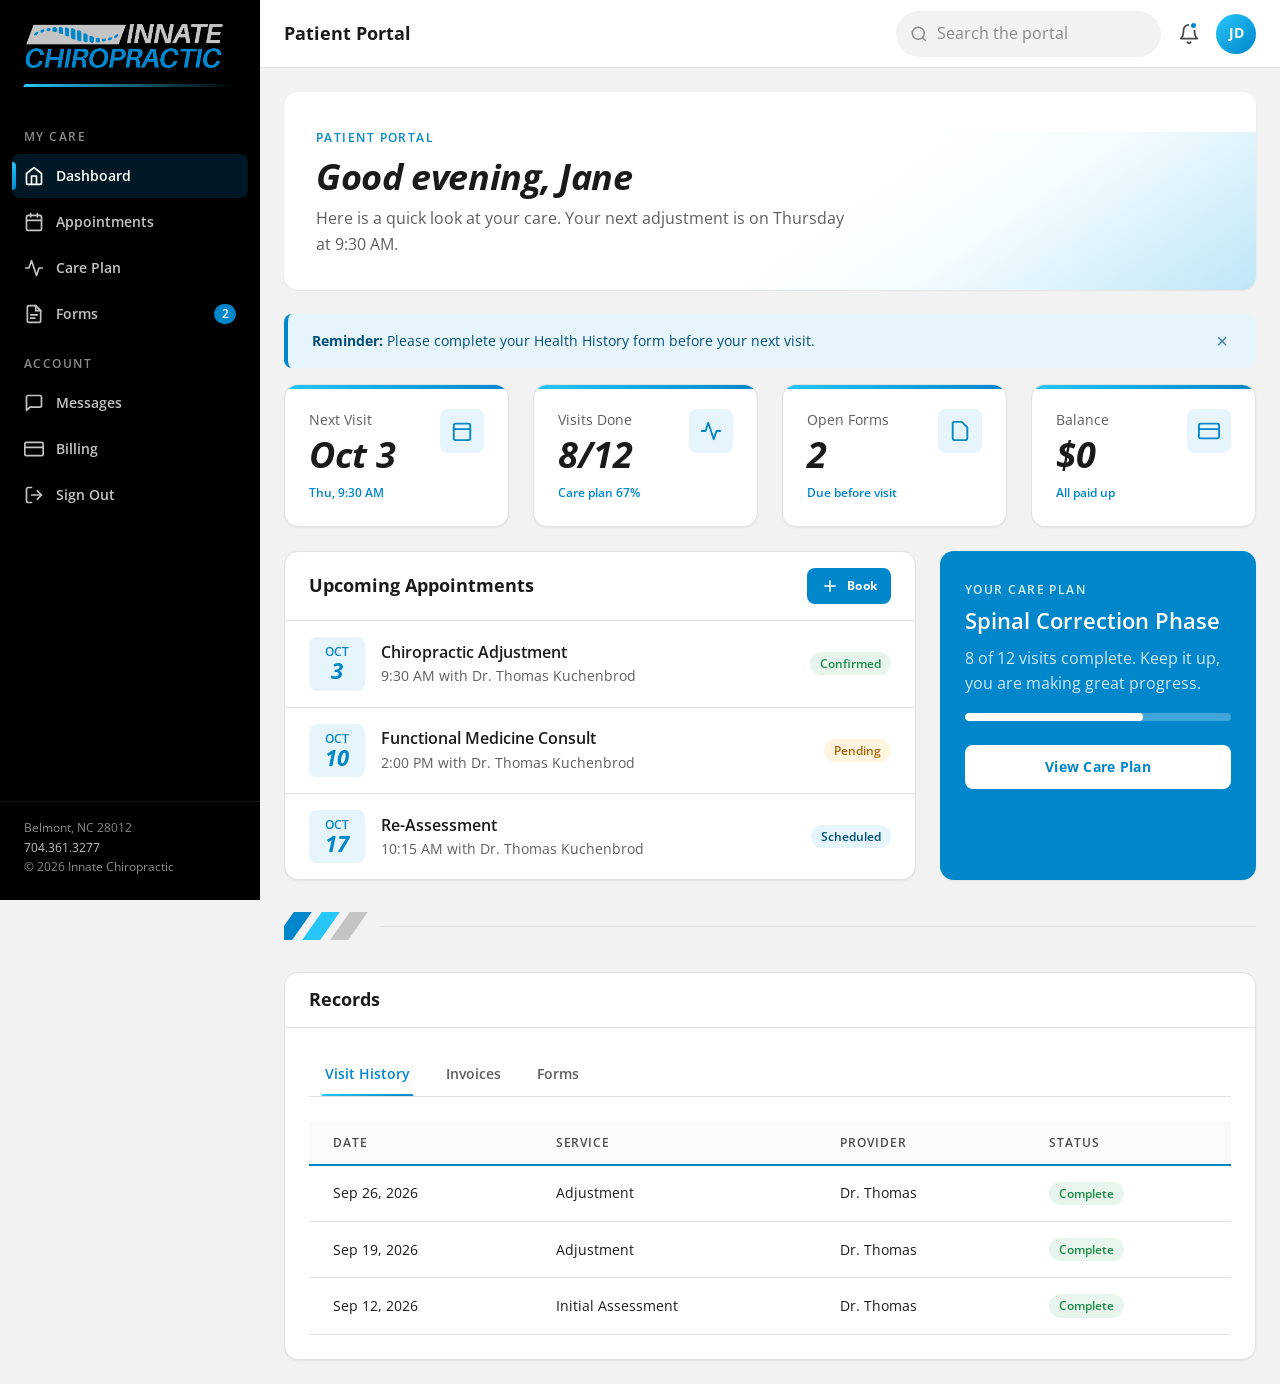
<file: index.html>
<!doctype html>
<html lang="en">
<head>
  <meta charset="utf-8">
  <meta name="viewport" content="width=device-width, initial-scale=1, viewport-fit=cover">
  <meta name="theme-color" content="#0086CB">
  <title>Patient Portal | Innate Chiropractic</title>
  <link rel="icon" href="assets/img/spine-symbol.png">
  <link rel="stylesheet" href="assets/css/innate-portal.css">
</head>
<body>
  <a class="ic-skip-link" href="#main">Skip to content</a>

  <div class="ic-app">
    <!-- Sidebar (drawer on tablet and phone) -->
    <aside class="ic-sidebar" id="ic-sidebar" aria-label="Main navigation">
      <div class="ic-sidebar__brand">
        <img src="assets/img/innate-logo.png" alt="Innate Chiropractic">
        <button class="ic-icon-btn ic-icon-btn--light ic-sidebar__close" type="button" data-ic-nav-toggle aria-label="Close menu">
          <svg viewBox="0 0 24 24"><line x1="18" y1="6" x2="6" y2="18"/><line x1="6" y1="6" x2="18" y2="18"/></svg>
        </button>
      </div>
      <div class="ic-sidebar__brand-line"></div>

      <ul class="ic-nav">
        <li class="ic-nav__label">My Care</li>
        <li><a class="ic-nav__link" href="index.html">
          <svg class="ic-nav__icon" viewBox="0 0 24 24"><path d="M3 9l9-7 9 7v11a2 2 0 0 1-2 2H5a2 2 0 0 1-2-2z"/><polyline points="9 22 9 12 15 12 15 22"/></svg>
          Dashboard</a></li>
        <li><a class="ic-nav__link" href="#appointments">
          <svg class="ic-nav__icon" viewBox="0 0 24 24"><rect x="3" y="4" width="18" height="18" rx="2"/><line x1="16" y1="2" x2="16" y2="6"/><line x1="8" y1="2" x2="8" y2="6"/><line x1="3" y1="10" x2="21" y2="10"/></svg>
          Appointments</a></li>
        <li><a class="ic-nav__link" href="#care-plan">
          <svg class="ic-nav__icon" viewBox="0 0 24 24"><path d="M22 12h-4l-3 9L9 3l-3 9H2"/></svg>
          Care Plan</a></li>
        <li><a class="ic-nav__link" href="#forms">
          <svg class="ic-nav__icon" viewBox="0 0 24 24"><path d="M14 2H6a2 2 0 0 0-2 2v16a2 2 0 0 0 2 2h12a2 2 0 0 0 2-2V8z"/><polyline points="14 2 14 8 20 8"/><line x1="8" y1="13" x2="16" y2="13"/><line x1="8" y1="17" x2="13" y2="17"/></svg>
          Forms <span class="ic-nav__badge">2</span></a></li>

        <li class="ic-nav__label">Account</li>
        <li><a class="ic-nav__link" href="#messages">
          <svg class="ic-nav__icon" viewBox="0 0 24 24"><path d="M21 15a2 2 0 0 1-2 2H7l-4 4V5a2 2 0 0 1 2-2h14a2 2 0 0 1 2 2z"/></svg>
          Messages</a></li>
        <li><a class="ic-nav__link" href="#billing">
          <svg class="ic-nav__icon" viewBox="0 0 24 24"><rect x="1" y="4" width="22" height="16" rx="2"/><line x1="1" y1="10" x2="23" y2="10"/></svg>
          Billing</a></li>
        <li><a class="ic-nav__link" href="login.html">
          <svg class="ic-nav__icon" viewBox="0 0 24 24"><path d="M9 21H5a2 2 0 0 1-2-2V5a2 2 0 0 1 2-2h4"/><polyline points="16 17 21 12 16 7"/><line x1="21" y1="12" x2="9" y2="12"/></svg>
          Sign Out</a></li>
      </ul>

      <div class="ic-sidebar__footer">
        Belmont, NC 28012<br>
        <a href="tel:7043613277">704.361.3277</a><br>
        &copy; <span data-ic-year></span> Innate Chiropractic
      </div>
    </aside>

    <!-- Header -->
    <header class="ic-header">
      <button class="ic-icon-btn ic-header__menu" type="button" data-ic-nav-toggle aria-controls="ic-sidebar" aria-label="Open menu">
        <svg viewBox="0 0 24 24"><line x1="3" y1="6" x2="21" y2="6"/><line x1="3" y1="12" x2="21" y2="12"/><line x1="3" y1="18" x2="21" y2="18"/></svg>
      </button>
      <a class="ic-header__logo" href="index.html"><img src="assets/img/innate-logo.png" alt="Innate Chiropractic"></a>
      <h2 class="ic-header__title">Patient Portal</h2>

      <div class="ic-header__actions">
        <label class="ic-search">
          <span class="ic-sr-only">Search</span>
          <svg viewBox="0 0 24 24"><circle cx="11" cy="11" r="8"/><line x1="21" y1="21" x2="16.65" y2="16.65"/></svg>
          <input class="ic-input" type="search" placeholder="Search the portal">
        </label>
        <button class="ic-icon-btn" type="button" aria-label="Notifications" data-ic-toast="You have 1 new message from Dr. Thomas.">
          <svg viewBox="0 0 24 24"><path d="M18 8A6 6 0 0 0 6 8c0 7-3 9-3 9h18s-3-2-3-9"/><path d="M13.73 21a2 2 0 0 1-3.46 0"/></svg>
          <span class="ic-icon-btn__dot"></span>
        </button>
        <span class="ic-avatar" aria-label="Signed in as Jane Doe">JD</span>
      </div>
    </header>

    <!-- Main -->
    <main class="ic-main" id="main">
      <div class="ic-container">

        <section class="ic-page-head ic-diagonals">
          <span class="ic-eyebrow">Patient Portal</span>
          <h1><span data-ic-greeting>Welcome</span>, Jane</h1>
          <p>Here is a quick look at your care. Your next adjustment is on Thursday at 9:30 AM.</p>
        </section>

        <div class="ic-alert" role="status">
          <div><strong>Reminder:</strong> Please complete your Health History form before your next visit.</div>
          <button class="ic-alert__close" type="button" data-ic-dismiss aria-label="Dismiss">&times;</button>
        </div>

        <!-- Stats -->
        <div class="ic-grid ic-grid--4 ic-grid--stats-mobile ic-mb-5">
          <div class="ic-card ic-card--accent ic-stat">
            <div class="ic-stat__icon"><svg viewBox="0 0 24 24"><rect x="3" y="4" width="18" height="18" rx="2"/><line x1="3" y1="10" x2="21" y2="10"/></svg></div>
            <div class="ic-stat__label">Next Visit</div>
            <div class="ic-stat__value">Oct 3</div>
            <div class="ic-stat__meta">Thu, 9:30 AM</div>
          </div>
          <div class="ic-card ic-card--accent ic-stat">
            <div class="ic-stat__icon"><svg viewBox="0 0 24 24"><path d="M22 12h-4l-3 9L9 3l-3 9H2"/></svg></div>
            <div class="ic-stat__label">Visits Done</div>
            <div class="ic-stat__value">8/12</div>
            <div class="ic-stat__meta">Care plan 67%</div>
          </div>
          <div class="ic-card ic-card--accent ic-stat">
            <div class="ic-stat__icon"><svg viewBox="0 0 24 24"><path d="M14 2H6a2 2 0 0 0-2 2v16a2 2 0 0 0 2 2h12a2 2 0 0 0 2-2V8z"/></svg></div>
            <div class="ic-stat__label">Open Forms</div>
            <div class="ic-stat__value">2</div>
            <div class="ic-stat__meta">Due before visit</div>
          </div>
          <div class="ic-card ic-card--accent ic-stat">
            <div class="ic-stat__icon"><svg viewBox="0 0 24 24"><rect x="1" y="4" width="22" height="16" rx="2"/><line x1="1" y1="10" x2="23" y2="10"/></svg></div>
            <div class="ic-stat__label">Balance</div>
            <div class="ic-stat__value">$0</div>
            <div class="ic-stat__meta">All paid up</div>
          </div>
        </div>

        <div class="ic-grid ic-grid--main-aside">
          <!-- Appointments -->
          <section class="ic-card" id="appointments">
            <div class="ic-card__header">
              <h3 class="ic-card__title">Upcoming Appointments</h3>
              <button class="ic-btn ic-btn--primary ic-btn--sm ic-card__action" type="button" data-ic-modal-open="book-modal">
                <svg viewBox="0 0 24 24"><line x1="12" y1="5" x2="12" y2="19"/><line x1="5" y1="12" x2="19" y2="12"/></svg>
                Book
              </button>
            </div>
            <ul class="ic-list">
              <li class="ic-list__item">
                <div class="ic-date-chip"><span class="ic-date-chip__month">Oct</span><span class="ic-date-chip__day">3</span></div>
                <div class="ic-list__body">
                  <p class="ic-list__title">Chiropractic Adjustment</p>
                  <p class="ic-list__meta">9:30 AM with Dr. Thomas Kuchenbrod</p>
                </div>
                <span class="ic-badge ic-badge--success">Confirmed</span>
              </li>
              <li class="ic-list__item">
                <div class="ic-date-chip"><span class="ic-date-chip__month">Oct</span><span class="ic-date-chip__day">10</span></div>
                <div class="ic-list__body">
                  <p class="ic-list__title">Functional Medicine Consult</p>
                  <p class="ic-list__meta">2:00 PM with Dr. Thomas Kuchenbrod</p>
                </div>
                <span class="ic-badge ic-badge--warning">Pending</span>
              </li>
              <li class="ic-list__item">
                <div class="ic-date-chip"><span class="ic-date-chip__month">Oct</span><span class="ic-date-chip__day">17</span></div>
                <div class="ic-list__body">
                  <p class="ic-list__title">Re-Assessment</p>
                  <p class="ic-list__meta">10:15 AM with Dr. Thomas Kuchenbrod</p>
                </div>
                <span class="ic-badge ic-badge--blue">Scheduled</span>
              </li>
            </ul>
          </section>

          <!-- Care plan -->
          <section class="ic-card ic-card--brand ic-diagonals" id="care-plan">
            <div class="ic-card__body">
              <span class="ic-eyebrow" style="color: var(--ic-seafoam-light);">Your Care Plan</span>
              <h3>Spinal Correction Phase</h3>
              <p class="ic-text-muted">8 of 12 visits complete. Keep it up, you are making great progress.</p>
              <div class="ic-progress ic-mb-5" style="background: rgba(255,255,255,0.25);">
                <div class="ic-progress__bar" data-ic-progress="67" style="background: var(--ic-white);"></div>
              </div>
              <a class="ic-btn ic-btn--white ic-btn--block" href="#care-plan">View Care Plan</a>
            </div>
          </section>
        </div>

        <div class="ic-section-break" aria-hidden="true"><span></span><span></span><span></span></div>

        <!-- Tabs + responsive table -->
        <section class="ic-card" id="billing">
          <div class="ic-card__header">
            <h3 class="ic-card__title">Records</h3>
          </div>
          <div class="ic-card__body">
            <div class="ic-tabs" data-ic-tabs>
              <button class="ic-tab" id="tab-visits" aria-controls="panel-visits" aria-selected="true" type="button">Visit History</button>
              <button class="ic-tab" id="tab-invoices" aria-controls="panel-invoices" type="button">Invoices</button>
              <button class="ic-tab" id="tab-forms" aria-controls="panel-forms" type="button">Forms</button>
            </div>

            <div class="ic-tab-panel" id="panel-visits">
              <div class="ic-table-wrap">
                <table class="ic-table ic-table--stack">
                  <thead><tr><th>Date</th><th>Service</th><th>Provider</th><th>Status</th></tr></thead>
                  <tbody>
                    <tr><td>Sep 26, 2026</td><td>Adjustment</td><td>Dr. Thomas</td><td><span class="ic-badge ic-badge--success">Complete</span></td></tr>
                    <tr><td>Sep 19, 2026</td><td>Adjustment</td><td>Dr. Thomas</td><td><span class="ic-badge ic-badge--success">Complete</span></td></tr>
                    <tr><td>Sep 12, 2026</td><td>Initial Assessment</td><td>Dr. Thomas</td><td><span class="ic-badge ic-badge--success">Complete</span></td></tr>
                  </tbody>
                </table>
              </div>
            </div>

            <div class="ic-tab-panel" id="panel-invoices" hidden>
              <div class="ic-table-wrap">
                <table class="ic-table ic-table--stack">
                  <thead><tr><th>Invoice</th><th>Date</th><th>Amount</th><th>Status</th></tr></thead>
                  <tbody>
                    <tr><td>#INV-1042</td><td>Sep 26, 2026</td><td>$65.00</td><td><span class="ic-badge ic-badge--success">Paid</span></td></tr>
                    <tr><td>#INV-1031</td><td>Sep 12, 2026</td><td>$120.00</td><td><span class="ic-badge ic-badge--success">Paid</span></td></tr>
                  </tbody>
                </table>
              </div>
            </div>

            <div class="ic-tab-panel" id="panel-forms" hidden>
              <ul class="ic-list" id="forms">
                <li class="ic-list__item" style="padding-left:0;padding-right:0;">
                  <div class="ic-list__body"><p class="ic-list__title">Health History</p><p class="ic-list__meta">About 10 minutes</p></div>
                  <a class="ic-btn ic-btn--outline ic-btn--sm" href="#forms">Start</a>
                </li>
                <li class="ic-list__item" style="padding-left:0;padding-right:0;">
                  <div class="ic-list__body"><p class="ic-list__title">Service Agreement</p><p class="ic-list__meta">Signature required</p></div>
                  <a class="ic-btn ic-btn--outline ic-btn--sm" href="#forms">Sign</a>
                </li>
              </ul>
            </div>
          </div>
        </section>

      </div>
    </main>
  </div>

  <!-- Bottom tab bar (phones) -->
  <nav class="ic-bottom-nav" aria-label="Quick navigation">
    <a class="ic-bottom-nav__link" href="index.html">
      <svg viewBox="0 0 24 24"><path d="M3 9l9-7 9 7v11a2 2 0 0 1-2 2H5a2 2 0 0 1-2-2z"/></svg>Home</a>
    <a class="ic-bottom-nav__link" href="#appointments">
      <svg viewBox="0 0 24 24"><rect x="3" y="4" width="18" height="18" rx="2"/><line x1="3" y1="10" x2="21" y2="10"/></svg>Visits</a>
    <a class="ic-bottom-nav__link" href="#care-plan">
      <svg viewBox="0 0 24 24"><path d="M22 12h-4l-3 9L9 3l-3 9H2"/></svg>Care</a>
    <a class="ic-bottom-nav__link" href="#messages">
      <svg viewBox="0 0 24 24"><path d="M21 15a2 2 0 0 1-2 2H7l-4 4V5a2 2 0 0 1 2-2h14a2 2 0 0 1 2 2z"/></svg>Messages</a>
    <button class="ic-bottom-nav__link" type="button" data-ic-nav-toggle aria-controls="ic-sidebar">
      <svg viewBox="0 0 24 24"><line x1="3" y1="6" x2="21" y2="6"/><line x1="3" y1="12" x2="21" y2="12"/><line x1="3" y1="18" x2="21" y2="18"/></svg>More</button>
  </nav>

  <!-- Booking modal (bottom sheet on phones) -->
  <div class="ic-modal" id="book-modal">
    <div class="ic-modal__dialog" aria-labelledby="book-title">
      <div class="ic-modal__header">
        <h2 id="book-title">Book an Appointment</h2>
        <button class="ic-icon-btn" type="button" data-ic-modal-close aria-label="Close">
          <svg viewBox="0 0 24 24"><line x1="18" y1="6" x2="6" y2="18"/><line x1="6" y1="6" x2="18" y2="18"/></svg>
        </button>
      </div>
      <form data-ic-validate data-ic-success="Appointment request sent. We will confirm shortly.">
        <div class="ic-modal__body">
          <div class="ic-field">
            <label class="ic-label" for="visit-type">Visit type <span class="ic-required">*</span></label>
            <select class="ic-select" id="visit-type" required data-ic-error="Please choose a visit type.">
              <option value="">Select one</option>
              <option>Chiropractic Adjustment</option>
              <option>Functional Medicine Consult</option>
              <option>Re-Assessment</option>
            </select>
          </div>
          <div class="ic-field">
            <label class="ic-label" for="visit-date">Preferred date <span class="ic-required">*</span></label>
            <input class="ic-input" id="visit-date" type="date" required data-ic-error="Please pick a date.">
          </div>
          <div class="ic-field">
            <label class="ic-label" for="visit-notes">Notes for Dr. Thomas</label>
            <textarea class="ic-textarea" id="visit-notes" placeholder="Anything we should know?"></textarea>
          </div>
        </div>
        <div class="ic-modal__footer">
          <button class="ic-btn ic-btn--ghost" type="button" data-ic-modal-close>Cancel</button>
          <button class="ic-btn ic-btn--primary" type="submit">Request Appointment</button>
        </div>
      </form>
    </div>
  </div>

  <script src="assets/js/innate-portal.js"></script>
</body>
</html>
</file>
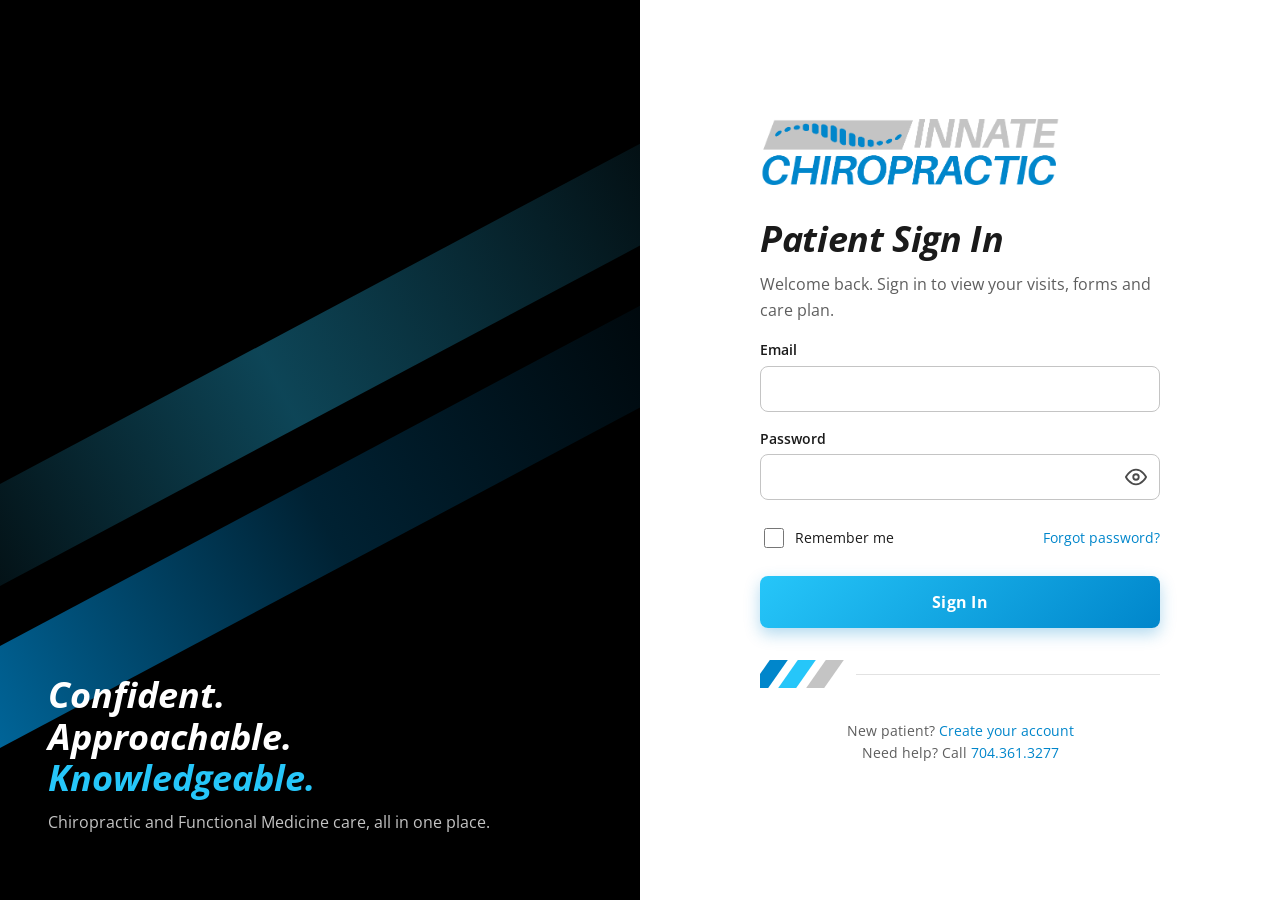
<file: login.html>
<!doctype html>
<html lang="en">
<head>
  <meta charset="utf-8">
  <meta name="viewport" content="width=device-width, initial-scale=1, viewport-fit=cover">
  <meta name="theme-color" content="#0086CB">
  <title>Sign In | Innate Chiropractic</title>
  <link rel="icon" href="assets/img/spine-symbol.png">
  <link rel="stylesheet" href="assets/css/innate-portal.css">
</head>
<body>
  <div class="ic-auth">
    <div class="ic-auth__brand">
      <p class="ic-auth__tagline">Confident.<br>Approachable.<br><span>Knowledgeable.</span></p>
      <p>Chiropractic and Functional Medicine care, all in one place.</p>
    </div>

    <div class="ic-auth__form-wrap">
      <form class="ic-auth__form" action="index.html" data-ic-validate>
        <img class="ic-auth__logo" src="assets/img/innate-logo.png" alt="Innate Chiropractic">
        <h1>Patient Sign In</h1>
        <p class="ic-text-muted">Welcome back. Sign in to view your visits, forms and care plan.</p>

        <div class="ic-field">
          <label class="ic-label" for="email">Email</label>
          <input class="ic-input" id="email" type="email" autocomplete="email" inputmode="email" required
                 data-ic-error="Please enter a valid email address.">
        </div>

        <div class="ic-field">
          <label class="ic-label" for="password">Password</label>
          <div class="ic-input-group">
            <input class="ic-input" id="password" type="password" autocomplete="current-password" required minlength="8"
                   data-ic-error="Password must be at least 8 characters.">
            <button class="ic-icon-btn" type="button" data-ic-password-toggle="password" aria-label="Show password">
              <svg viewBox="0 0 24 24"><path d="M1 12s4-8 11-8 11 8 11 8-4 8-11 8-11-8-11-8z"/><circle cx="12" cy="12" r="3"/></svg>
            </button>
          </div>
        </div>

        <div class="ic-row ic-mb-4">
          <label class="ic-check"><input type="checkbox"> Remember me</label>
          <span class="ic-spacer"></span>
          <a href="#" class="ic-text-blue" style="font-size: var(--ic-text-sm);">Forgot password?</a>
        </div>

        <button class="ic-btn ic-btn--gradient ic-btn--lg ic-btn--block" type="submit">Sign In</button>

        <div class="ic-section-break" aria-hidden="true"><span></span><span></span><span></span></div>

        <p class="ic-text-center ic-text-muted" style="font-size: var(--ic-text-sm);">
          New patient? <a href="#">Create your account</a><br>
          Need help? Call <a href="tel:7043613277">704.361.3277</a>
        </p>
      </form>
    </div>
  </div>

  <script src="assets/js/innate-portal.js"></script>
</body>
</html>
</file>
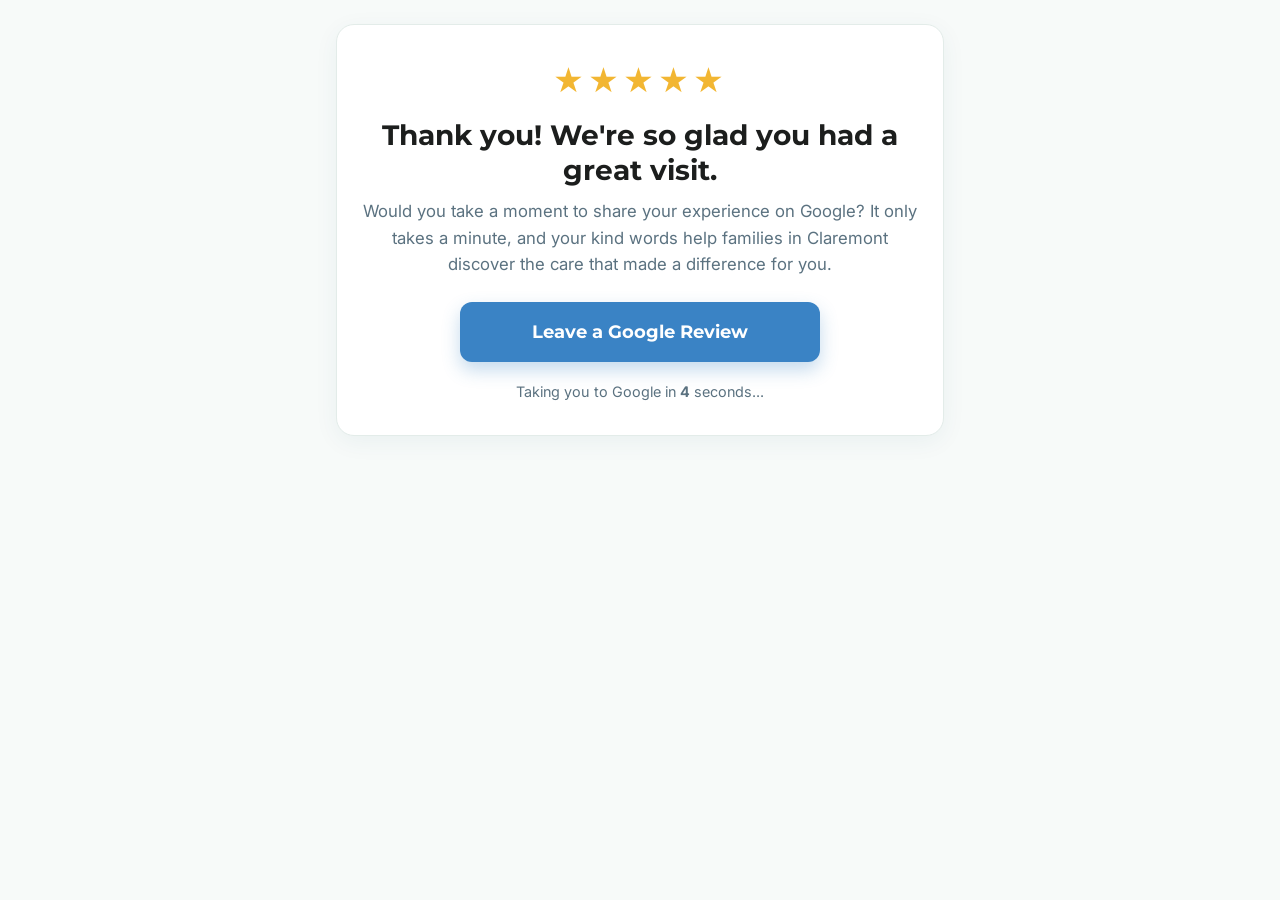
<file: funnel/thank-you-claremont.html>
<!DOCTYPE html>
<html lang="en">
<head>
<meta charset="UTF-8">
<meta name="viewport" content="width=device-width, initial-scale=1.0">
<title>Thank You | Innate Chiropractic Claremont</title>
<link rel="preconnect" href="https://fonts.googleapis.com">
<link href="https://fonts.googleapis.com/css2?family=Inter:wght@400;500;600&family=Montserrat:wght@500;600;700&display=swap" rel="stylesheet">
<style>
  :root{--bg:#f7faf9;--card:#ffffff;--ink:#1C1E1D;--muted:#5b7280;--brand:#3A83C5;--brand-dark:#1C1E1D;--line:#e3ece9}
  *{box-sizing:border-box;margin:0;padding:0}
  body{background:var(--bg);color:var(--ink);font-family:'Inter','Open Sans',system-ui,sans-serif;line-height:1.6;min-height:100vh;display:flex;flex-direction:column}
  h1{font-family:'Montserrat','Poppins',sans-serif;color:var(--ink);line-height:1.25}
  main{flex:1;width:100%;max-width:640px;margin:0 auto;padding:24px 16px}
  .card{background:var(--card);border:1px solid var(--line);border-radius:18px;padding:32px 24px;box-shadow:0 6px 24px rgba(15,92,110,.06);text-align:center}
  .card h1{font-size:1.75rem;margin-bottom:10px}
  .card p.sub{color:var(--muted);font-size:1.05rem;margin-bottom:24px}
  .stars{font-size:1.9rem;color:#f2b632;letter-spacing:4px;margin-bottom:12px}
  .btn{display:block;width:100%;max-width:360px;margin:0 auto;min-height:54px;padding:15px 24px;border-radius:12px;background:var(--brand);color:#fff !important;font-family:'Montserrat',sans-serif;font-weight:700;font-size:1.15rem;text-align:center;text-decoration:none;box-shadow:0 8px 18px rgba(58,131,197,.30);transition:background .2s,transform .15s}
  .btn:hover,.btn:focus{background:var(--brand-dark);transform:translateY(-1px)}
  .note{font-size:.9rem;color:var(--muted);margin-top:18px}
  .note a{color:var(--brand);font-weight:600}
  .divider{height:1px;background:var(--line);margin:28px 0}
  .loc-links{display:flex;gap:12px;justify-content:center;flex-wrap:wrap;margin-top:10px}
  .loc-links a{color:var(--brand);font-weight:600;text-decoration:none;border:1px solid var(--line);border-radius:999px;padding:8px 16px;font-size:.92rem}
  .form-wrap{text-align:left;margin-top:8px}
  @media (max-width:480px){.card{padding:26px 18px}.card h1{font-size:1.5rem}}
</style>
</head>
<body>
<main>
  <div class="card">
    <div class="stars" aria-hidden="true">&#9733;&#9733;&#9733;&#9733;&#9733;</div>
    <h1>Thank you! We're so glad you had a great visit.</h1>
    <p class="sub">Would you take a moment to share your experience on Google? It only takes a minute, and your kind words help families in Claremont discover the care that made a difference for you.</p>

    <a class="btn" href="https://g.page/r/CVPtKn-aZm0pEAE/review" target="_blank" rel="noopener">Leave a Google Review</a>
    <p class="note">Taking you to Google in <strong id="count">5</strong> seconds...</p>
  </div>
</main>
<script>
  // Auto redirect to Google after 5 seconds. The button is the backup.
  (function(){var s=5,el=document.getElementById('count');
    var t=setInterval(function(){s--;if(el)el.textContent=s;if(s<=0){clearInterval(t);window.location.href="https://g.page/r/CVPtKn-aZm0pEAE/review";}},1000);})();
</script>
</body>
</html>
</file>
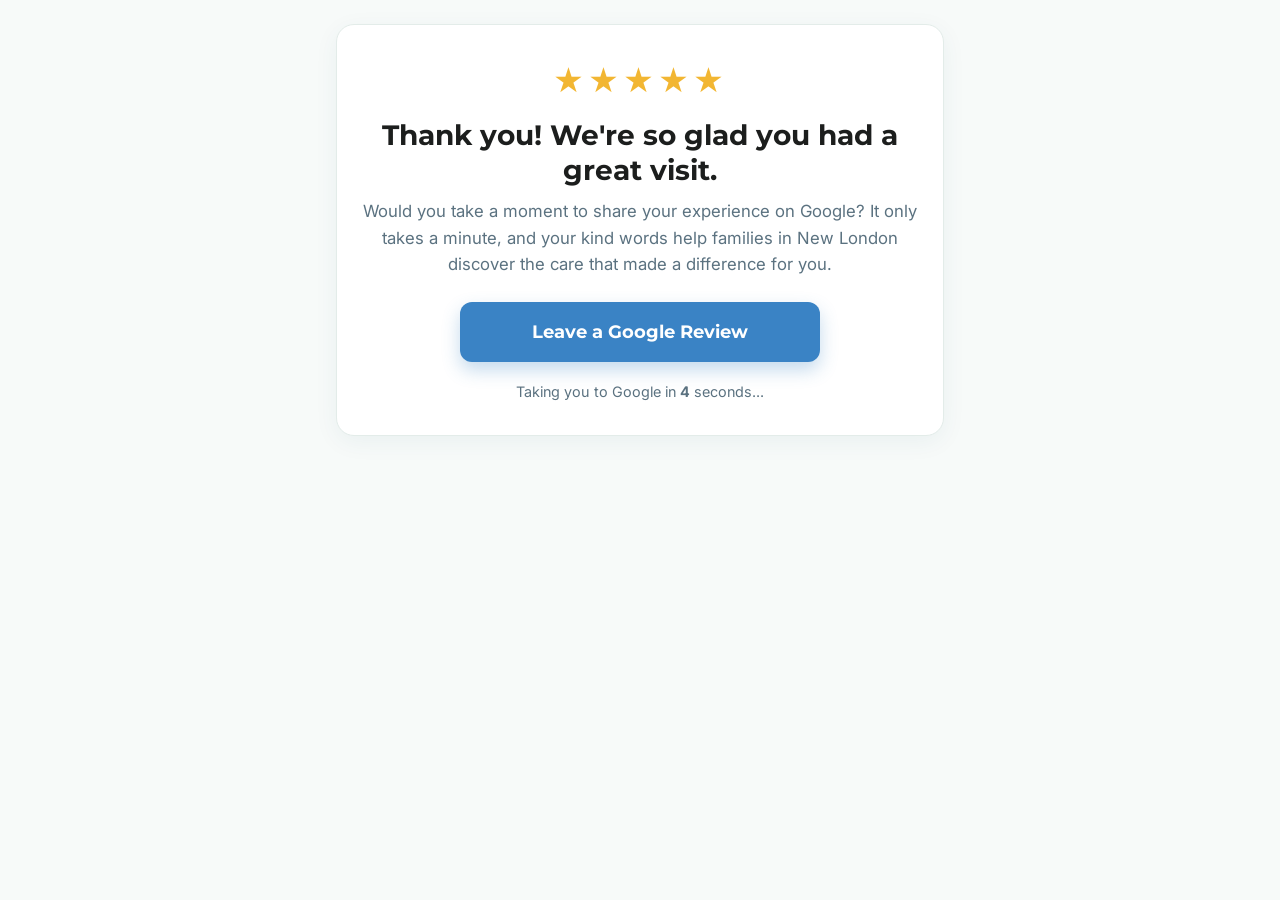
<file: funnel/thank-you-new-london.html>
<!DOCTYPE html>
<html lang="en">
<head>
<meta charset="UTF-8">
<meta name="viewport" content="width=device-width, initial-scale=1.0">
<title>Thank You | Innate Chiropractic New London</title>
<link rel="preconnect" href="https://fonts.googleapis.com">
<link href="https://fonts.googleapis.com/css2?family=Inter:wght@400;500;600&family=Montserrat:wght@500;600;700&display=swap" rel="stylesheet">
<style>
  :root{--bg:#f7faf9;--card:#ffffff;--ink:#1C1E1D;--muted:#5b7280;--brand:#3A83C5;--brand-dark:#1C1E1D;--line:#e3ece9}
  *{box-sizing:border-box;margin:0;padding:0}
  body{background:var(--bg);color:var(--ink);font-family:'Inter','Open Sans',system-ui,sans-serif;line-height:1.6;min-height:100vh;display:flex;flex-direction:column}
  h1{font-family:'Montserrat','Poppins',sans-serif;color:var(--ink);line-height:1.25}
  main{flex:1;width:100%;max-width:640px;margin:0 auto;padding:24px 16px}
  .card{background:var(--card);border:1px solid var(--line);border-radius:18px;padding:32px 24px;box-shadow:0 6px 24px rgba(15,92,110,.06);text-align:center}
  .card h1{font-size:1.75rem;margin-bottom:10px}
  .card p.sub{color:var(--muted);font-size:1.05rem;margin-bottom:24px}
  .stars{font-size:1.9rem;color:#f2b632;letter-spacing:4px;margin-bottom:12px}
  .btn{display:block;width:100%;max-width:360px;margin:0 auto;min-height:54px;padding:15px 24px;border-radius:12px;background:var(--brand);color:#fff !important;font-family:'Montserrat',sans-serif;font-weight:700;font-size:1.15rem;text-align:center;text-decoration:none;box-shadow:0 8px 18px rgba(58,131,197,.30);transition:background .2s,transform .15s}
  .btn:hover,.btn:focus{background:var(--brand-dark);transform:translateY(-1px)}
  .note{font-size:.9rem;color:var(--muted);margin-top:18px}
  .note a{color:var(--brand);font-weight:600}
  .divider{height:1px;background:var(--line);margin:28px 0}
  .loc-links{display:flex;gap:12px;justify-content:center;flex-wrap:wrap;margin-top:10px}
  .loc-links a{color:var(--brand);font-weight:600;text-decoration:none;border:1px solid var(--line);border-radius:999px;padding:8px 16px;font-size:.92rem}
  .form-wrap{text-align:left;margin-top:8px}
  @media (max-width:480px){.card{padding:26px 18px}.card h1{font-size:1.5rem}}
</style>
</head>
<body>
<main>
  <div class="card">
    <div class="stars" aria-hidden="true">&#9733;&#9733;&#9733;&#9733;&#9733;</div>
    <h1>Thank you! We're so glad you had a great visit.</h1>
    <p class="sub">Would you take a moment to share your experience on Google? It only takes a minute, and your kind words help families in New London discover the care that made a difference for you.</p>

    <a class="btn" href="https://g.page/r/CSl5GUiZ3QkhEAE/review" target="_blank" rel="noopener">Leave a Google Review</a>
    <p class="note">Taking you to Google in <strong id="count">5</strong> seconds...</p>
  </div>
</main>
<script>
  // Auto redirect to Google after 5 seconds. The button is the backup.
  (function(){var s=5,el=document.getElementById('count');
    var t=setInterval(function(){s--;if(el)el.textContent=s;if(s<=0){clearInterval(t);window.location.href="https://g.page/r/CSl5GUiZ3QkhEAE/review";}},1000);})();
</script>
</body>
</html>
</file>
<file: assets/css/innate-portal.css>
/* ==========================================================================
   Innate Chiropractic Portal Stylesheet
   Based on the Innate Chiropractic Brand Guidelines v1
   Brand promise: Confident. Approachable. Knowledgeable.

   Colors (Brand Guide 2.3):  Blue #0086CB (PMS 293c), Gray #C4C4C4 (PMS 428c),
                              Black #000000, White #FFFFFF, plus Seafoam accent
   Fonts  (Brand Guide 3.x):  Primary Aileron, Secondary Open Sans
   Graphic (Brand Guide 4.1): Diagonal gradient lines (pattern section break)
   ========================================================================== */

@import url("https://fonts.cdnfonts.com/css/aileron");
@import url("https://fonts.googleapis.com/css2?family=Open+Sans:ital,wght@0,400;0,600;0,700;1,400&display=swap");

/* --------------------------------------------------------------------------
   1. Design tokens
   -------------------------------------------------------------------------- */
:root {
  /* Brand palette */
  --ic-blue: #0086cb;
  --ic-blue-dark: #006ba3;
  --ic-blue-deep: #004f7a;
  --ic-blue-light: #e6f4fb;
  --ic-seafoam: #26c6f9;
  --ic-seafoam-light: #d9f4fe;
  --ic-gray: #c4c4c4;
  --ic-gray-light: #f2f2f2;
  --ic-gray-mid: #8a8a8a;
  --ic-gray-dark: #4a4a4a;
  --ic-black: #000000;
  --ic-ink: #1a1a1a;
  --ic-white: #ffffff;

  /* Status (kept in the blue family where possible) */
  --ic-success: #1f8a4c;
  --ic-success-bg: #e7f5ec;
  --ic-warning: #a86400;
  --ic-warning-bg: #fff4e0;
  --ic-danger: #c62828;
  --ic-danger-bg: #fdecec;
  --ic-info: var(--ic-blue);
  --ic-info-bg: var(--ic-blue-light);

  /* Signature gradient (Brand Guide 4.1 diagonal lines) */
  --ic-gradient: linear-gradient(135deg, var(--ic-seafoam) 0%, var(--ic-blue) 100%);
  --ic-gradient-fade: linear-gradient(90deg, var(--ic-seafoam) 0%, rgba(38, 198, 249, 0) 100%);

  /* Typography */
  --ic-font-primary: "Aileron", "Open Sans", "Helvetica Neue", Arial, sans-serif;
  --ic-font-secondary: "Open Sans", "Helvetica Neue", Arial, sans-serif;

  --ic-text-xs: 0.75rem;
  --ic-text-sm: 0.875rem;
  --ic-text-base: 1rem;
  --ic-text-lg: 1.125rem;
  --ic-text-xl: 1.375rem;
  --ic-text-2xl: 1.75rem;
  --ic-text-3xl: 2.25rem;

  /* Surfaces */
  --ic-bg: var(--ic-gray-light);
  --ic-surface: var(--ic-white);
  --ic-text: var(--ic-ink);
  --ic-text-muted: #5e5e5e;
  --ic-border: #e2e2e2;

  /* Spacing, radius, shadow */
  --ic-space-1: 0.25rem;
  --ic-space-2: 0.5rem;
  --ic-space-3: 0.75rem;
  --ic-space-4: 1rem;
  --ic-space-5: 1.5rem;
  --ic-space-6: 2rem;
  --ic-space-7: 3rem;

  --ic-radius-sm: 4px;
  --ic-radius: 8px;
  --ic-radius-lg: 14px;
  --ic-radius-pill: 999px;

  --ic-shadow-sm: 0 1px 2px rgba(0, 0, 0, 0.06);
  --ic-shadow: 0 4px 14px rgba(0, 0, 0, 0.08);
  --ic-shadow-lg: 0 12px 32px rgba(0, 0, 0, 0.16);
  --ic-focus: 0 0 0 3px rgba(0, 134, 203, 0.35);

  /* Layout */
  --ic-sidebar-w: 260px;
  --ic-header-h: 68px;
  --ic-bottom-nav-h: 64px;
  --ic-gutter: var(--ic-space-5);
  --ic-content-max: 1280px;
  --ic-ease: cubic-bezier(0.2, 0.7, 0.2, 1);
}

/* --------------------------------------------------------------------------
   2. Base
   -------------------------------------------------------------------------- */
*,
*::before,
*::after {
  box-sizing: border-box;
}

html {
  -webkit-text-size-adjust: 100%;
  text-size-adjust: 100%;
  scroll-behavior: smooth;
}

body {
  margin: 0;
  font-family: var(--ic-font-secondary);
  font-size: var(--ic-text-base);
  line-height: 1.6;
  color: var(--ic-text);
  background: var(--ic-bg);
  -webkit-font-smoothing: antialiased;
  -moz-osx-font-smoothing: grayscale;
  overflow-x: hidden;
}

body.ic-no-scroll {
  overflow: hidden;
}

h1, h2, h3, h4, h5, h6 {
  font-family: var(--ic-font-primary);
  font-weight: 700;
  line-height: 1.2;
  color: var(--ic-ink);
  margin: 0 0 var(--ic-space-3);
}

h1 { font-size: var(--ic-text-3xl); font-style: italic; letter-spacing: -0.01em; }
h2 { font-size: var(--ic-text-2xl); }
h3 { font-size: var(--ic-text-xl); font-weight: 600; }
h4 { font-size: var(--ic-text-lg); font-weight: 600; }

p { margin: 0 0 var(--ic-space-4); }

a {
  color: var(--ic-blue);
  text-decoration: none;
  transition: color 0.15s var(--ic-ease);
}
a:hover { color: var(--ic-blue-dark); text-decoration: underline; }

img { max-width: 100%; height: auto; display: block; }

:focus-visible {
  outline: none;
  box-shadow: var(--ic-focus);
  border-radius: var(--ic-radius-sm);
}

::selection { background: var(--ic-seafoam-light); color: var(--ic-ink); }

.ic-sr-only {
  position: absolute !important;
  width: 1px; height: 1px;
  padding: 0; margin: -1px;
  overflow: hidden; clip: rect(0, 0, 0, 0);
  white-space: nowrap; border: 0;
}

.ic-skip-link {
  position: absolute;
  left: var(--ic-space-4);
  top: -100px;
  z-index: 1000;
  padding: var(--ic-space-2) var(--ic-space-4);
  background: var(--ic-blue);
  color: var(--ic-white);
  border-radius: var(--ic-radius);
}
.ic-skip-link:focus { top: var(--ic-space-4); color: var(--ic-white); }

/* Display style that echoes the bold-italic logotype */
.ic-display {
  font-family: var(--ic-font-primary);
  font-weight: 700;
  font-style: italic;
  text-transform: uppercase;
  letter-spacing: 0.01em;
}

.ic-eyebrow {
  display: inline-block;
  font-family: var(--ic-font-primary);
  font-size: var(--ic-text-xs);
  font-weight: 600;
  letter-spacing: 0.12em;
  text-transform: uppercase;
  color: var(--ic-blue);
  margin-bottom: var(--ic-space-2);
}

.ic-text-muted { color: var(--ic-text-muted); }
.ic-text-blue { color: var(--ic-blue); }

/* --------------------------------------------------------------------------
   3. App shell: sidebar + header + main
   -------------------------------------------------------------------------- */
.ic-app {
  min-height: 100vh;
  min-height: 100dvh;
  display: grid;
  grid-template-columns: var(--ic-sidebar-w) minmax(0, 1fr);
  grid-template-rows: var(--ic-header-h) 1fr;
  grid-template-areas:
    "sidebar header"
    "sidebar main";
}

/* Sidebar uses black, a preferred logo background (Brand Guide 2.4) */
.ic-sidebar {
  grid-area: sidebar;
  position: sticky;
  top: 0;
  height: 100vh;
  height: 100dvh;
  display: flex;
  flex-direction: column;
  background: var(--ic-black);
  color: var(--ic-gray);
  overflow-y: auto;
  z-index: 40;
}

.ic-sidebar__brand {
  display: flex;
  align-items: center;
  gap: var(--ic-space-3);
  padding: var(--ic-space-5) var(--ic-space-5) var(--ic-space-4);
}
.ic-sidebar__brand img { width: 100%; max-width: 200px; }

.ic-sidebar .ic-sidebar__close {
  display: none;
  margin-left: auto;
}

/* Signature diagonal accent under the logo */
.ic-sidebar__brand-line {
  height: 3px;
  margin: 0 var(--ic-space-5) var(--ic-space-4);
  background: var(--ic-gradient-fade);
  transform: skewX(-30deg);
}

.ic-nav {
  list-style: none;
  margin: 0;
  padding: var(--ic-space-2) var(--ic-space-3);
  flex: 1;
}

.ic-nav__label {
  padding: var(--ic-space-4) var(--ic-space-3) var(--ic-space-2);
  font-family: var(--ic-font-primary);
  font-size: var(--ic-text-xs);
  font-weight: 600;
  letter-spacing: 0.12em;
  text-transform: uppercase;
  color: var(--ic-gray-mid);
}

.ic-nav__link {
  position: relative;
  display: flex;
  align-items: center;
  gap: var(--ic-space-3);
  min-height: 44px;
  padding: var(--ic-space-2) var(--ic-space-3);
  margin-bottom: 2px;
  border-radius: var(--ic-radius);
  color: var(--ic-gray);
  font-family: var(--ic-font-primary);
  font-weight: 600;
  font-size: var(--ic-text-sm);
  transition: background 0.15s var(--ic-ease), color 0.15s var(--ic-ease);
}
.ic-nav__link:hover {
  background: rgba(255, 255, 255, 0.06);
  color: var(--ic-white);
  text-decoration: none;
}
.ic-nav__link.is-active,
.ic-nav__link[aria-current="page"] {
  background: rgba(0, 134, 203, 0.18);
  color: var(--ic-white);
}
.ic-nav__link.is-active::before,
.ic-nav__link[aria-current="page"]::before {
  content: "";
  position: absolute;
  left: 0;
  top: 8px;
  bottom: 8px;
  width: 4px;
  border-radius: 0 4px 4px 0;
  background: var(--ic-gradient);
}

.ic-nav__icon {
  width: 20px;
  height: 20px;
  flex-shrink: 0;
  stroke: currentColor;
  fill: none;
  stroke-width: 2;
  stroke-linecap: round;
  stroke-linejoin: round;
}

.ic-nav__badge {
  margin-left: auto;
  min-width: 22px;
  padding: 0 6px;
  border-radius: var(--ic-radius-pill);
  background: var(--ic-blue);
  color: var(--ic-white);
  font-size: var(--ic-text-xs);
  text-align: center;
  line-height: 20px;
}

.ic-sidebar__footer {
  padding: var(--ic-space-4) var(--ic-space-5) var(--ic-space-5);
  border-top: 1px solid rgba(255, 255, 255, 0.08);
  font-size: var(--ic-text-xs);
  color: var(--ic-gray-mid);
}
.ic-sidebar__footer a { color: var(--ic-gray); }

/* Header */
.ic-header {
  grid-area: header;
  position: sticky;
  top: 0;
  z-index: 30;
  display: flex;
  align-items: center;
  gap: var(--ic-space-4);
  height: var(--ic-header-h);
  padding: 0 var(--ic-gutter);
  background: var(--ic-white);
  border-bottom: 1px solid var(--ic-border);
  transition: box-shadow 0.2s var(--ic-ease);
}
.ic-header.is-scrolled { box-shadow: var(--ic-shadow); }

.ic-header .ic-header__menu { display: none; }
.ic-header__logo { display: none; }
.ic-header__logo img { height: 34px; width: auto; }

.ic-header__title {
  font-family: var(--ic-font-primary);
  font-weight: 700;
  font-size: var(--ic-text-lg);
  margin: 0;
  white-space: nowrap;
  overflow: hidden;
  text-overflow: ellipsis;
}

.ic-header__actions {
  margin-left: auto;
  display: flex;
  align-items: center;
  gap: var(--ic-space-2);
}

.ic-search {
  position: relative;
  width: min(320px, 100%);
}
.ic-search .ic-input {
  padding-left: 40px;
  border-radius: var(--ic-radius-pill);
  background: var(--ic-gray-light);
  border-color: transparent;
}
.ic-search svg {
  position: absolute;
  left: 14px;
  top: 50%;
  width: 18px;
  height: 18px;
  transform: translateY(-50%);
  stroke: var(--ic-gray-mid);
  fill: none;
  stroke-width: 2;
  pointer-events: none;
}

.ic-avatar {
  display: inline-flex;
  align-items: center;
  justify-content: center;
  width: 40px;
  height: 40px;
  border-radius: 50%;
  background: var(--ic-gradient);
  color: var(--ic-white);
  font-family: var(--ic-font-primary);
  font-weight: 700;
  font-size: var(--ic-text-sm);
  flex-shrink: 0;
  overflow: hidden;
}
.ic-avatar img { width: 100%; height: 100%; object-fit: cover; }
.ic-avatar--lg { width: 64px; height: 64px; font-size: var(--ic-text-xl); }

/* Main */
.ic-main {
  grid-area: main;
  min-width: 0;
  padding: var(--ic-gutter);
}
.ic-container {
  max-width: var(--ic-content-max);
  margin: 0 auto;
}

/* Page heading with signature diagonals */
.ic-page-head {
  position: relative;
  overflow: hidden;
  padding: var(--ic-space-6);
  margin-bottom: var(--ic-space-5);
  border-radius: var(--ic-radius-lg);
  background: var(--ic-white);
  box-shadow: var(--ic-shadow-sm);
}
.ic-page-head > * { position: relative; z-index: 1; }
.ic-page-head h1 { margin-bottom: var(--ic-space-2); }
.ic-page-head p { margin: 0; color: var(--ic-text-muted); max-width: 60ch; }

/* --------------------------------------------------------------------------
   4. Signature graphic: diagonal gradient lines (Brand Guide 4.1)
   Add .ic-diagonals to any position:relative container.
   -------------------------------------------------------------------------- */
.ic-diagonals::before,
.ic-diagonals::after {
  content: "";
  position: absolute;
  z-index: 0;
  pointer-events: none;
  right: -10%;
  bottom: -40%;
  width: 70%;
  height: 120%;
  transform: skewX(-55deg);
  transform-origin: bottom right;
}
.ic-diagonals::before {
  right: -2%;
  background: linear-gradient(90deg, rgba(38, 198, 249, 0) 0%, rgba(38, 198, 249, 0.18) 100%);
}
.ic-diagonals::after {
  right: -22%;
  background: linear-gradient(90deg, rgba(0, 134, 203, 0) 0%, rgba(0, 134, 203, 0.28) 100%);
}

.ic-section-break {
  position: relative;
  height: 28px;
  margin: var(--ic-space-6) 0;
  overflow: hidden;
}
.ic-section-break span {
  position: absolute;
  top: 0;
  height: 100%;
  width: 18px;
  transform: skewX(-35deg);
}
.ic-section-break span:nth-child(1) { left: 0;    background: var(--ic-blue); }
.ic-section-break span:nth-child(2) { left: 28px; background: var(--ic-seafoam); }
.ic-section-break span:nth-child(3) { left: 56px; background: var(--ic-gray); }
.ic-section-break::after {
  content: "";
  position: absolute;
  left: 96px;
  right: 0;
  top: 50%;
  height: 1px;
  background: var(--ic-border);
}

/* --------------------------------------------------------------------------
   5. Grid helpers
   -------------------------------------------------------------------------- */
.ic-grid {
  display: grid;
  gap: var(--ic-space-5);
}
.ic-grid--2 { grid-template-columns: repeat(2, minmax(0, 1fr)); }
.ic-grid--3 { grid-template-columns: repeat(3, minmax(0, 1fr)); }
.ic-grid--4 { grid-template-columns: repeat(4, minmax(0, 1fr)); }
.ic-grid--main-aside { grid-template-columns: minmax(0, 2fr) minmax(0, 1fr); }

.ic-stack > * + * { margin-top: var(--ic-space-4); }
.ic-row {
  display: flex;
  align-items: center;
  gap: var(--ic-space-3);
  flex-wrap: wrap;
}
.ic-spacer { flex: 1; }

/* --------------------------------------------------------------------------
   6. Cards
   -------------------------------------------------------------------------- */
.ic-card {
  position: relative;
  background: var(--ic-surface);
  border-radius: var(--ic-radius-lg);
  box-shadow: var(--ic-shadow-sm);
  border: 1px solid var(--ic-border);
  overflow: hidden;
}
.ic-card__header {
  display: flex;
  align-items: center;
  gap: var(--ic-space-3);
  padding: var(--ic-space-4) var(--ic-space-5);
  border-bottom: 1px solid var(--ic-border);
}
.ic-card__title {
  margin: 0;
  font-size: var(--ic-text-lg);
  font-weight: 700;
}
.ic-card__header .ic-card__action { margin-left: auto; }
.ic-card__body { padding: var(--ic-space-5); }
.ic-card__footer {
  padding: var(--ic-space-3) var(--ic-space-5);
  border-top: 1px solid var(--ic-border);
  background: #fafafa;
}

/* Blue accent card with gradient top bar */
.ic-card--accent::before {
  content: "";
  position: absolute;
  inset: 0 0 auto 0;
  height: 4px;
  background: var(--ic-gradient);
}

/* Featured / hero card in brand blue */
.ic-card--brand {
  background: var(--ic-blue);
  color: var(--ic-white);
  border-color: transparent;
}
.ic-card--brand h1,
.ic-card--brand h2,
.ic-card--brand h3,
.ic-card--brand h4 { color: var(--ic-white); }
.ic-card--brand .ic-text-muted { color: rgba(255, 255, 255, 0.82); }

/* Stat tile */
.ic-stat {
  padding: var(--ic-space-5);
}
.ic-stat__label {
  font-size: var(--ic-text-sm);
  color: var(--ic-text-muted);
  margin-bottom: var(--ic-space-1);
}
.ic-stat__value {
  font-family: var(--ic-font-primary);
  font-weight: 700;
  font-style: italic;
  font-size: var(--ic-text-3xl);
  line-height: 1.1;
  color: var(--ic-ink);
}
.ic-stat__meta {
  margin-top: var(--ic-space-2);
  font-size: var(--ic-text-xs);
  color: var(--ic-blue);
  font-weight: 600;
}
.ic-stat__icon {
  position: absolute;
  top: var(--ic-space-5);
  right: var(--ic-space-5);
  width: 44px;
  height: 44px;
  border-radius: var(--ic-radius);
  display: grid;
  place-items: center;
  background: var(--ic-blue-light);
  color: var(--ic-blue);
}
.ic-stat__icon svg {
  width: 22px; height: 22px;
  stroke: currentColor; fill: none; stroke-width: 2;
  stroke-linecap: round; stroke-linejoin: round;
}

/* --------------------------------------------------------------------------
   7. Buttons
   -------------------------------------------------------------------------- */
.ic-btn {
  display: inline-flex;
  align-items: center;
  justify-content: center;
  gap: var(--ic-space-2);
  min-height: 44px;
  padding: 0 var(--ic-space-5);
  border: 2px solid transparent;
  border-radius: var(--ic-radius);
  font-family: var(--ic-font-primary);
  font-weight: 700;
  font-size: var(--ic-text-sm);
  letter-spacing: 0.02em;
  line-height: 1;
  cursor: pointer;
  text-decoration: none;
  white-space: nowrap;
  user-select: none;
  -webkit-tap-highlight-color: transparent;
  transition: background 0.15s var(--ic-ease), border-color 0.15s var(--ic-ease),
    color 0.15s var(--ic-ease), transform 0.1s var(--ic-ease), box-shadow 0.15s var(--ic-ease);
}
.ic-btn:hover { text-decoration: none; }
.ic-btn:active { transform: translateY(1px); }
.ic-btn:disabled,
.ic-btn.is-disabled { opacity: 0.5; cursor: not-allowed; pointer-events: none; }
.ic-btn svg {
  width: 18px; height: 18px;
  stroke: currentColor; fill: none; stroke-width: 2;
  stroke-linecap: round; stroke-linejoin: round;
}

.ic-btn--primary { background: var(--ic-blue); color: var(--ic-white); }
.ic-btn--primary:hover { background: var(--ic-blue-dark); color: var(--ic-white); }

.ic-btn--gradient {
  background: var(--ic-gradient) border-box;
  border: 0;
  color: var(--ic-white);
  box-shadow: 0 6px 16px rgba(0, 134, 203, 0.3);
}
.ic-btn--gradient:hover { color: var(--ic-white); box-shadow: 0 8px 22px rgba(0, 134, 203, 0.4); }

.ic-btn--outline { border-color: var(--ic-blue); color: var(--ic-blue); background: transparent; }
.ic-btn--outline:hover { background: var(--ic-blue-light); color: var(--ic-blue-dark); }

.ic-btn--dark { background: var(--ic-black); color: var(--ic-white); }
.ic-btn--dark:hover { background: var(--ic-gray-dark); color: var(--ic-white); }

.ic-btn--ghost { background: transparent; color: var(--ic-gray-dark); }
.ic-btn--ghost:hover { background: var(--ic-gray-light); color: var(--ic-ink); }

.ic-btn--white { background: var(--ic-white); color: var(--ic-blue); }
.ic-btn--white:hover { background: var(--ic-blue-light); color: var(--ic-blue-dark); }

.ic-btn--danger { background: var(--ic-danger); color: var(--ic-white); }

.ic-btn--sm { min-height: 36px; padding: 0 var(--ic-space-3); font-size: var(--ic-text-xs); }
.ic-btn--lg { min-height: 52px; padding: 0 var(--ic-space-6); font-size: var(--ic-text-base); }
.ic-btn--block { display: flex; width: 100%; }

.ic-icon-btn {
  display: inline-flex;
  align-items: center;
  justify-content: center;
  position: relative;
  width: 44px;
  height: 44px;
  border: 0;
  border-radius: 50%;
  background: transparent;
  color: var(--ic-gray-dark);
  cursor: pointer;
  -webkit-tap-highlight-color: transparent;
  transition: background 0.15s var(--ic-ease);
}
.ic-icon-btn:hover { background: var(--ic-gray-light); color: var(--ic-ink); }
.ic-icon-btn svg {
  width: 22px; height: 22px;
  stroke: currentColor; fill: none; stroke-width: 2;
  stroke-linecap: round; stroke-linejoin: round;
}
.ic-icon-btn--light { color: var(--ic-gray); }
.ic-icon-btn--light:hover { background: rgba(255, 255, 255, 0.1); color: var(--ic-white); }
.ic-icon-btn__dot {
  position: absolute;
  top: 9px;
  right: 10px;
  width: 9px;
  height: 9px;
  border-radius: 50%;
  background: var(--ic-blue);
  border: 2px solid var(--ic-white);
}

/* --------------------------------------------------------------------------
   8. Forms
   -------------------------------------------------------------------------- */
.ic-field { margin-bottom: var(--ic-space-4); }

.ic-label {
  display: block;
  margin-bottom: var(--ic-space-1);
  font-family: var(--ic-font-primary);
  font-weight: 600;
  font-size: var(--ic-text-sm);
  color: var(--ic-ink);
}
.ic-label .ic-required { color: var(--ic-danger); margin-left: 2px; }

.ic-input,
.ic-select,
.ic-textarea {
  display: block;
  width: 100%;
  min-height: 46px;
  padding: var(--ic-space-2) var(--ic-space-4);
  border: 1.5px solid var(--ic-gray);
  border-radius: var(--ic-radius);
  background: var(--ic-white);
  color: var(--ic-ink);
  font-family: var(--ic-font-secondary);
  font-size: var(--ic-text-base); /* 16px prevents iOS zoom on focus */
  line-height: 1.4;
  appearance: none;
  -webkit-appearance: none;
  transition: border-color 0.15s var(--ic-ease), box-shadow 0.15s var(--ic-ease);
}
.ic-input::placeholder,
.ic-textarea::placeholder { color: var(--ic-gray-mid); }
.ic-input:hover,
.ic-select:hover,
.ic-textarea:hover { border-color: var(--ic-gray-mid); }
.ic-input:focus,
.ic-select:focus,
.ic-textarea:focus {
  outline: none;
  border-color: var(--ic-blue);
  box-shadow: var(--ic-focus);
}
.ic-textarea { min-height: 120px; resize: vertical; }
.ic-select {
  padding-right: 40px;
  background-image: url("data:image/svg+xml,%3Csvg xmlns='http://www.w3.org/2000/svg' width='20' height='20' viewBox='0 0 24 24' fill='none' stroke='%230086CB' stroke-width='2.5' stroke-linecap='round' stroke-linejoin='round'%3E%3Cpolyline points='6 9 12 15 18 9'/%3E%3C/svg%3E");
  background-repeat: no-repeat;
  background-position: right 12px center;
}

.ic-field.is-invalid .ic-input,
.ic-field.is-invalid .ic-select,
.ic-field.is-invalid .ic-textarea { border-color: var(--ic-danger); }
.ic-field__error {
  display: none;
  margin-top: var(--ic-space-1);
  font-size: var(--ic-text-xs);
  color: var(--ic-danger);
}
.ic-field.is-invalid .ic-field__error { display: block; }
.ic-field__hint {
  margin-top: var(--ic-space-1);
  font-size: var(--ic-text-xs);
  color: var(--ic-text-muted);
}

.ic-input-group { position: relative; }
.ic-input-group .ic-input { padding-right: 52px; }
.ic-input-group .ic-icon-btn {
  position: absolute;
  right: 2px;
  top: 50%;
  transform: translateY(-50%);
}

.ic-check {
  display: flex;
  align-items: center;
  gap: var(--ic-space-2);
  min-height: 44px;
  cursor: pointer;
  font-size: var(--ic-text-sm);
}
.ic-check input {
  width: 20px;
  height: 20px;
  accent-color: var(--ic-blue);
  flex-shrink: 0;
}

/* --------------------------------------------------------------------------
   9. Badges, alerts, progress
   -------------------------------------------------------------------------- */
.ic-badge {
  display: inline-flex;
  align-items: center;
  gap: 4px;
  padding: 2px 10px;
  border-radius: var(--ic-radius-pill);
  font-size: var(--ic-text-xs);
  font-weight: 600;
  line-height: 1.6;
  background: var(--ic-gray-light);
  color: var(--ic-gray-dark);
  white-space: nowrap;
}
.ic-badge--blue    { background: var(--ic-blue-light); color: var(--ic-blue-deep); }
.ic-badge--success { background: var(--ic-success-bg); color: var(--ic-success); }
.ic-badge--warning { background: var(--ic-warning-bg); color: var(--ic-warning); }
.ic-badge--danger  { background: var(--ic-danger-bg);  color: var(--ic-danger); }

.ic-alert {
  position: relative;
  display: flex;
  gap: var(--ic-space-3);
  padding: var(--ic-space-4) var(--ic-space-5);
  margin-bottom: var(--ic-space-4);
  border-radius: var(--ic-radius);
  border-left: 4px solid var(--ic-blue);
  background: var(--ic-info-bg);
  color: var(--ic-blue-deep);
  font-size: var(--ic-text-sm);
}
.ic-alert--success { background: var(--ic-success-bg); border-color: var(--ic-success); color: var(--ic-success); }
.ic-alert--warning { background: var(--ic-warning-bg); border-color: var(--ic-warning); color: var(--ic-warning); }
.ic-alert--danger  { background: var(--ic-danger-bg);  border-color: var(--ic-danger);  color: var(--ic-danger); }
.ic-alert__close {
  margin-left: auto;
  background: none;
  border: 0;
  color: inherit;
  font-size: 1.25rem;
  line-height: 1;
  cursor: pointer;
  padding: 0 var(--ic-space-1);
  opacity: 0.7;
}
.ic-alert__close:hover { opacity: 1; }

.ic-progress {
  height: 8px;
  border-radius: var(--ic-radius-pill);
  background: var(--ic-gray-light);
  overflow: hidden;
}
.ic-progress__bar {
  height: 100%;
  width: 0;
  border-radius: inherit;
  background: var(--ic-gradient);
  transition: width 0.8s var(--ic-ease);
}

/* --------------------------------------------------------------------------
   10. Lists: appointments, activity
   -------------------------------------------------------------------------- */
.ic-list { list-style: none; margin: 0; padding: 0; }
.ic-list__item {
  display: flex;
  align-items: center;
  gap: var(--ic-space-4);
  padding: var(--ic-space-4) var(--ic-space-5);
  border-bottom: 1px solid var(--ic-border);
}
.ic-list__item:last-child { border-bottom: 0; }
.ic-list__body { flex: 1; min-width: 0; }
.ic-list__title { font-weight: 600; margin: 0; }
.ic-list__meta { font-size: var(--ic-text-sm); color: var(--ic-text-muted); margin: 0; }

.ic-date-chip {
  flex-shrink: 0;
  width: 56px;
  padding: var(--ic-space-2) 0;
  border-radius: var(--ic-radius);
  background: var(--ic-blue-light);
  text-align: center;
  font-family: var(--ic-font-primary);
  line-height: 1.1;
  color: var(--ic-blue);
}
.ic-date-chip__month { display: block; font-size: var(--ic-text-xs); font-weight: 600; text-transform: uppercase; }
.ic-date-chip__day { display: block; font-size: var(--ic-text-xl); font-weight: 700; font-style: italic; }

/* --------------------------------------------------------------------------
   11. Tables (become stacked cards on phones)
   -------------------------------------------------------------------------- */
.ic-table-wrap { width: 100%; overflow-x: auto; -webkit-overflow-scrolling: touch; }

.ic-table {
  width: 100%;
  border-collapse: collapse;
  font-size: var(--ic-text-sm);
}
.ic-table th {
  padding: var(--ic-space-3) var(--ic-space-5);
  text-align: left;
  font-family: var(--ic-font-primary);
  font-weight: 600;
  font-size: var(--ic-text-xs);
  letter-spacing: 0.08em;
  text-transform: uppercase;
  color: var(--ic-gray-dark);
  background: #fafafa;
  border-bottom: 2px solid var(--ic-blue);
  white-space: nowrap;
}
.ic-table td {
  padding: var(--ic-space-4) var(--ic-space-5);
  border-bottom: 1px solid var(--ic-border);
  vertical-align: middle;
}
.ic-table tbody tr { transition: background 0.12s var(--ic-ease); }
.ic-table tbody tr:hover { background: var(--ic-blue-light); }

/* --------------------------------------------------------------------------
   12. Tabs
   -------------------------------------------------------------------------- */
.ic-tabs {
  display: flex;
  gap: var(--ic-space-1);
  border-bottom: 1px solid var(--ic-border);
  overflow-x: auto;
  scrollbar-width: none;
  -webkit-overflow-scrolling: touch;
}
.ic-tabs::-webkit-scrollbar { display: none; }
.ic-tab {
  position: relative;
  flex-shrink: 0;
  min-height: 44px;
  padding: var(--ic-space-2) var(--ic-space-4);
  border: 0;
  background: none;
  font-family: var(--ic-font-primary);
  font-weight: 600;
  font-size: var(--ic-text-sm);
  color: var(--ic-text-muted);
  cursor: pointer;
}
.ic-tab:hover { color: var(--ic-ink); }
.ic-tab[aria-selected="true"] { color: var(--ic-blue); }
.ic-tab[aria-selected="true"]::after {
  content: "";
  position: absolute;
  left: var(--ic-space-3);
  right: var(--ic-space-3);
  bottom: -1px;
  height: 3px;
  border-radius: 3px 3px 0 0;
  background: var(--ic-gradient);
}
.ic-tab-panel { padding-top: var(--ic-space-5); }
.ic-tab-panel[hidden] { display: none; }

/* --------------------------------------------------------------------------
   13. Modal, toast, overlay
   -------------------------------------------------------------------------- */
.ic-overlay {
  position: fixed;
  inset: 0;
  z-index: 35;
  background: rgba(0, 0, 0, 0.5);
  opacity: 0;
  visibility: hidden;
  transition: opacity 0.25s var(--ic-ease), visibility 0.25s;
}
.ic-overlay.is-visible { opacity: 1; visibility: visible; }

.ic-modal {
  position: fixed;
  inset: 0;
  z-index: 100;
  display: flex;
  align-items: center;
  justify-content: center;
  padding: var(--ic-space-4);
  background: rgba(0, 0, 0, 0.55);
  opacity: 0;
  visibility: hidden;
  transition: opacity 0.2s var(--ic-ease), visibility 0.2s;
}
.ic-modal.is-open { opacity: 1; visibility: visible; }
.ic-modal__dialog {
  position: relative;
  width: 100%;
  max-width: 520px;
  max-height: calc(100vh - 2rem);
  max-height: calc(100dvh - 2rem);
  overflow-y: auto;
  background: var(--ic-white);
  border-radius: var(--ic-radius-lg);
  box-shadow: var(--ic-shadow-lg);
  transform: translateY(16px) scale(0.98);
  transition: transform 0.25s var(--ic-ease);
}
.ic-modal.is-open .ic-modal__dialog { transform: none; }
.ic-modal__dialog::before {
  content: "";
  position: absolute;
  inset: 0 0 auto 0;
  height: 4px;
  background: var(--ic-gradient);
}
.ic-modal__header {
  display: flex;
  align-items: center;
  padding: var(--ic-space-5) var(--ic-space-5) var(--ic-space-3);
}
.ic-modal__header h2 { margin: 0; font-size: var(--ic-text-xl); }
.ic-modal__header .ic-icon-btn { margin-left: auto; }
.ic-modal__body { padding: 0 var(--ic-space-5) var(--ic-space-5); }
.ic-modal__footer {
  display: flex;
  justify-content: flex-end;
  gap: var(--ic-space-2);
  padding: var(--ic-space-4) var(--ic-space-5);
  border-top: 1px solid var(--ic-border);
}

.ic-toast-region {
  position: fixed;
  right: var(--ic-space-5);
  bottom: var(--ic-space-5);
  z-index: 200;
  display: flex;
  flex-direction: column;
  gap: var(--ic-space-2);
  width: min(380px, calc(100vw - 2rem));
  pointer-events: none;
}
.ic-toast {
  display: flex;
  align-items: flex-start;
  gap: var(--ic-space-3);
  padding: var(--ic-space-4);
  border-radius: var(--ic-radius);
  background: var(--ic-ink);
  color: var(--ic-white);
  box-shadow: var(--ic-shadow-lg);
  font-size: var(--ic-text-sm);
  pointer-events: auto;
  border-left: 4px solid var(--ic-seafoam);
  animation: ic-toast-in 0.3s var(--ic-ease);
}
.ic-toast--success { border-left-color: #4cd185; }
.ic-toast--warning { border-left-color: #ffb547; }
.ic-toast--danger  { border-left-color: #ff6b6b; }
.ic-toast.is-leaving { animation: ic-toast-out 0.25s var(--ic-ease) forwards; }
.ic-toast__close {
  margin-left: auto;
  background: none;
  border: 0;
  color: var(--ic-gray);
  font-size: 1.1rem;
  line-height: 1;
  cursor: pointer;
}

@keyframes ic-toast-in {
  from { opacity: 0; transform: translateY(12px); }
  to   { opacity: 1; transform: none; }
}
@keyframes ic-toast-out {
  to { opacity: 0; transform: translateY(12px); }
}

/* --------------------------------------------------------------------------
   14. Mobile bottom navigation (shown on phones only)
   -------------------------------------------------------------------------- */
.ic-bottom-nav { display: none; }

/* --------------------------------------------------------------------------
   15. Login / auth page
   -------------------------------------------------------------------------- */
.ic-auth {
  min-height: 100vh;
  min-height: 100dvh;
  display: grid;
  grid-template-columns: 1fr 1fr;
  background: var(--ic-white);
}
.ic-auth__brand {
  position: relative;
  overflow: hidden;
  display: flex;
  flex-direction: column;
  justify-content: flex-end;
  padding: var(--ic-space-7);
  background: var(--ic-black);
  color: var(--ic-gray);
}
.ic-auth__brand::before,
.ic-auth__brand::after {
  content: "";
  position: absolute;
  left: -20%;
  width: 160%;
  height: 90px;
  transform: rotate(-28deg);
  transform-origin: left;
}
.ic-auth__brand::before {
  top: 62%;
  background: linear-gradient(90deg, rgba(38, 198, 249, 0) 0%, rgba(38, 198, 249, 0.35) 45%, rgba(38, 198, 249, 0) 100%);
}
.ic-auth__brand::after {
  top: 80%;
  background: linear-gradient(90deg, rgba(0, 134, 203, 0.9) 0%, rgba(0, 134, 203, 0.25) 50%, rgba(0, 134, 203, 0) 100%);
}
.ic-auth__brand > * { position: relative; z-index: 1; }
.ic-auth__tagline {
  font-family: var(--ic-font-primary);
  font-weight: 700;
  font-style: italic;
  font-size: var(--ic-text-3xl);
  line-height: 1.15;
  color: var(--ic-white);
  margin: 0 0 var(--ic-space-3);
}
.ic-auth__tagline span { color: var(--ic-seafoam); }
.ic-auth__form-wrap {
  display: flex;
  align-items: center;
  justify-content: center;
  padding: var(--ic-space-6);
}
.ic-auth__form { width: 100%; max-width: 400px; }
/* Brand Guide 1.3: primary logo minimum 300px width on screen */
.ic-auth__logo { width: 300px; max-width: 100%; margin-bottom: var(--ic-space-6); }

/* --------------------------------------------------------------------------
   16. Utilities
   -------------------------------------------------------------------------- */
.ic-mt-0 { margin-top: 0 !important; }
.ic-mb-0 { margin-bottom: 0 !important; }
.ic-mb-4 { margin-bottom: var(--ic-space-4) !important; }
.ic-mb-5 { margin-bottom: var(--ic-space-5) !important; }
.ic-text-center { text-align: center; }
.ic-hide-desktop { display: none !important; }

/* ==========================================================================
   17. Responsive
   ========================================================================== */

/* Large tablets and small laptops */
@media (max-width: 1200px) {
  .ic-grid--4 { grid-template-columns: repeat(2, minmax(0, 1fr)); }
}

/* Tablets: sidebar becomes an off-canvas drawer */
@media (max-width: 1024px) {
  :root { --ic-gutter: var(--ic-space-4); }

  .ic-app {
    grid-template-columns: minmax(0, 1fr);
    grid-template-areas:
      "header"
      "main";
  }

  .ic-sidebar {
    position: fixed;
    top: 0;
    left: 0;
    bottom: 0;
    width: min(var(--ic-sidebar-w), 85vw);
    padding-top: env(safe-area-inset-top);
    padding-bottom: env(safe-area-inset-bottom);
    transform: translateX(-100%);
    transition: transform 0.3s var(--ic-ease);
    box-shadow: var(--ic-shadow-lg);
  }
  .ic-sidebar.is-open { transform: none; }
  .ic-sidebar .ic-sidebar__close { display: inline-flex; }

  .ic-header .ic-header__menu { display: inline-flex; margin-left: calc(var(--ic-space-2) * -1); }
  .ic-header__logo { display: block; }
  .ic-header__title { display: none; }

  .ic-grid--3,
  .ic-grid--main-aside { grid-template-columns: minmax(0, 1fr); }

  .ic-auth { grid-template-columns: 1fr; }
  .ic-auth__brand { display: none; }
}

/* Phones */
@media (max-width: 768px) {
  :root {
    --ic-header-h: 60px;
    --ic-text-3xl: 1.75rem;
    --ic-text-2xl: 1.5rem;
    --ic-text-xl: 1.25rem;
  }

  .ic-header {
    padding-top: env(safe-area-inset-top);
    height: calc(var(--ic-header-h) + env(safe-area-inset-top));
    gap: var(--ic-space-2);
  }
  .ic-header__logo img { height: 28px; }
  .ic-search { display: none; }
  .ic-hide-mobile { display: none !important; }
  .ic-hide-desktop { display: initial !important; }

  .ic-main {
    padding: var(--ic-space-4);
    /* leave room for the bottom nav */
    padding-bottom: calc(var(--ic-bottom-nav-h) + env(safe-area-inset-bottom) + var(--ic-space-5));
  }

  .ic-grid { gap: var(--ic-space-4); }
  .ic-grid--2,
  .ic-grid--4 { grid-template-columns: minmax(0, 1fr); }
  .ic-grid--stats-mobile { grid-template-columns: repeat(2, minmax(0, 1fr)); }

  .ic-page-head { padding: var(--ic-space-5) var(--ic-space-4); border-radius: var(--ic-radius); }
  .ic-card { border-radius: var(--ic-radius); }
  .ic-card__header { padding: var(--ic-space-3) var(--ic-space-4); }
  .ic-card__body { padding: var(--ic-space-4); }
  .ic-card__footer { padding: var(--ic-space-3) var(--ic-space-4); }
  .ic-list__item { padding: var(--ic-space-3) var(--ic-space-4); gap: var(--ic-space-3); }

  .ic-stat { padding: var(--ic-space-4); }
  .ic-stat__value { font-size: 1.6rem; }
  .ic-stat__icon { width: 36px; height: 36px; top: var(--ic-space-4); right: var(--ic-space-4); }
  .ic-stat__icon svg { width: 18px; height: 18px; }

  /* Full-width actions on phones */
  .ic-btn-row-mobile { flex-direction: column; align-items: stretch; }
  .ic-btn-row-mobile .ic-btn { width: 100%; }

  /* Responsive table: each row becomes a card, labels come from data-label
     (filled in automatically by innate-portal.js from the table header). */
  .ic-table--stack thead {
    position: absolute;
    width: 1px; height: 1px;
    overflow: hidden; clip: rect(0, 0, 0, 0);
  }
  .ic-table--stack,
  .ic-table--stack tbody,
  .ic-table--stack tr,
  .ic-table--stack td { display: block; width: 100%; }
  .ic-table--stack tr {
    padding: var(--ic-space-3) var(--ic-space-4);
    border-bottom: 1px solid var(--ic-border);
  }
  .ic-table--stack tbody tr:hover { background: transparent; }
  .ic-table--stack td {
    display: flex;
    justify-content: space-between;
    align-items: center;
    gap: var(--ic-space-4);
    padding: var(--ic-space-1) 0;
    border: 0;
    text-align: right;
  }
  .ic-table--stack td::before {
    content: attr(data-label);
    font-family: var(--ic-font-primary);
    font-weight: 600;
    font-size: var(--ic-text-xs);
    letter-spacing: 0.06em;
    text-transform: uppercase;
    color: var(--ic-text-muted);
    text-align: left;
  }
  .ic-table--stack td:first-child {
    font-weight: 700;
    font-size: var(--ic-text-base);
  }

  /* Modal slides up as a bottom sheet */
  .ic-modal { align-items: flex-end; padding: 0; }
  .ic-modal__dialog {
    max-width: none;
    max-height: 92vh;
    max-height: 92dvh;
    border-radius: var(--ic-radius-lg) var(--ic-radius-lg) 0 0;
    padding-bottom: env(safe-area-inset-bottom);
    transform: translateY(100%);
  }
  .ic-modal__footer { flex-direction: column-reverse; }
  .ic-modal__footer .ic-btn { width: 100%; }

  /* Toasts sit above the bottom nav */
  .ic-toast-region {
    left: 50%;
    right: auto;
    transform: translateX(-50%);
    bottom: calc(var(--ic-bottom-nav-h) + env(safe-area-inset-bottom) + var(--ic-space-3));
  }

  /* Bottom tab bar */
  .ic-bottom-nav {
    position: fixed;
    left: 0;
    right: 0;
    bottom: 0;
    z-index: 30;
    display: flex;
    height: calc(var(--ic-bottom-nav-h) + env(safe-area-inset-bottom));
    padding-bottom: env(safe-area-inset-bottom);
    background: var(--ic-white);
    border-top: 1px solid var(--ic-border);
    box-shadow: 0 -4px 16px rgba(0, 0, 0, 0.06);
  }
  .ic-bottom-nav__link {
    position: relative;
    margin: 0;
    padding: 0;
    border: 0;
    background: none;
    cursor: pointer;
    flex: 1;
    display: flex;
    flex-direction: column;
    align-items: center;
    justify-content: center;
    gap: 2px;
    min-width: 0;
    color: var(--ic-gray-mid);
    font-family: var(--ic-font-primary);
    font-size: 0.6875rem;
    font-weight: 600;
    -webkit-tap-highlight-color: transparent;
  }
  .ic-bottom-nav__link:hover { text-decoration: none; color: var(--ic-ink); }
  .ic-bottom-nav__link svg {
    width: 24px; height: 24px;
    stroke: currentColor; fill: none; stroke-width: 2;
    stroke-linecap: round; stroke-linejoin: round;
  }
  .ic-bottom-nav__link.is-active,
  .ic-bottom-nav__link[aria-current="page"] { color: var(--ic-blue); }
  .ic-bottom-nav__link.is-active::before,
  .ic-bottom-nav__link[aria-current="page"]::before {
    content: "";
    position: absolute;
    top: 0;
    left: 30%;
    right: 30%;
    height: 3px;
    border-radius: 0 0 3px 3px;
    background: var(--ic-gradient);
  }

  .ic-auth__form-wrap {
    align-items: flex-start;
    padding: var(--ic-space-7) var(--ic-space-4) var(--ic-space-5);
  }
  .ic-auth__logo { margin-left: auto; margin-right: auto; }
}

/* Very small phones */
@media (max-width: 380px) {
  .ic-grid--stats-mobile { grid-template-columns: minmax(0, 1fr); }
  .ic-header__logo img { height: 24px; }
}

/* Respect reduced motion preferences */
@media (prefers-reduced-motion: reduce) {
  *,
  *::before,
  *::after {
    animation-duration: 0.01ms !important;
    transition-duration: 0.01ms !important;
    scroll-behavior: auto !important;
  }
}

/* Print: clean, on-brand output for patient documents */
@media print {
  .ic-sidebar,
  .ic-header,
  .ic-bottom-nav,
  .ic-toast-region,
  .ic-btn { display: none !important; }
  .ic-app { display: block; }
  .ic-main { padding: 0; }
  .ic-card { box-shadow: none; break-inside: avoid; }
  body { background: var(--ic-white); }
}
</file>
